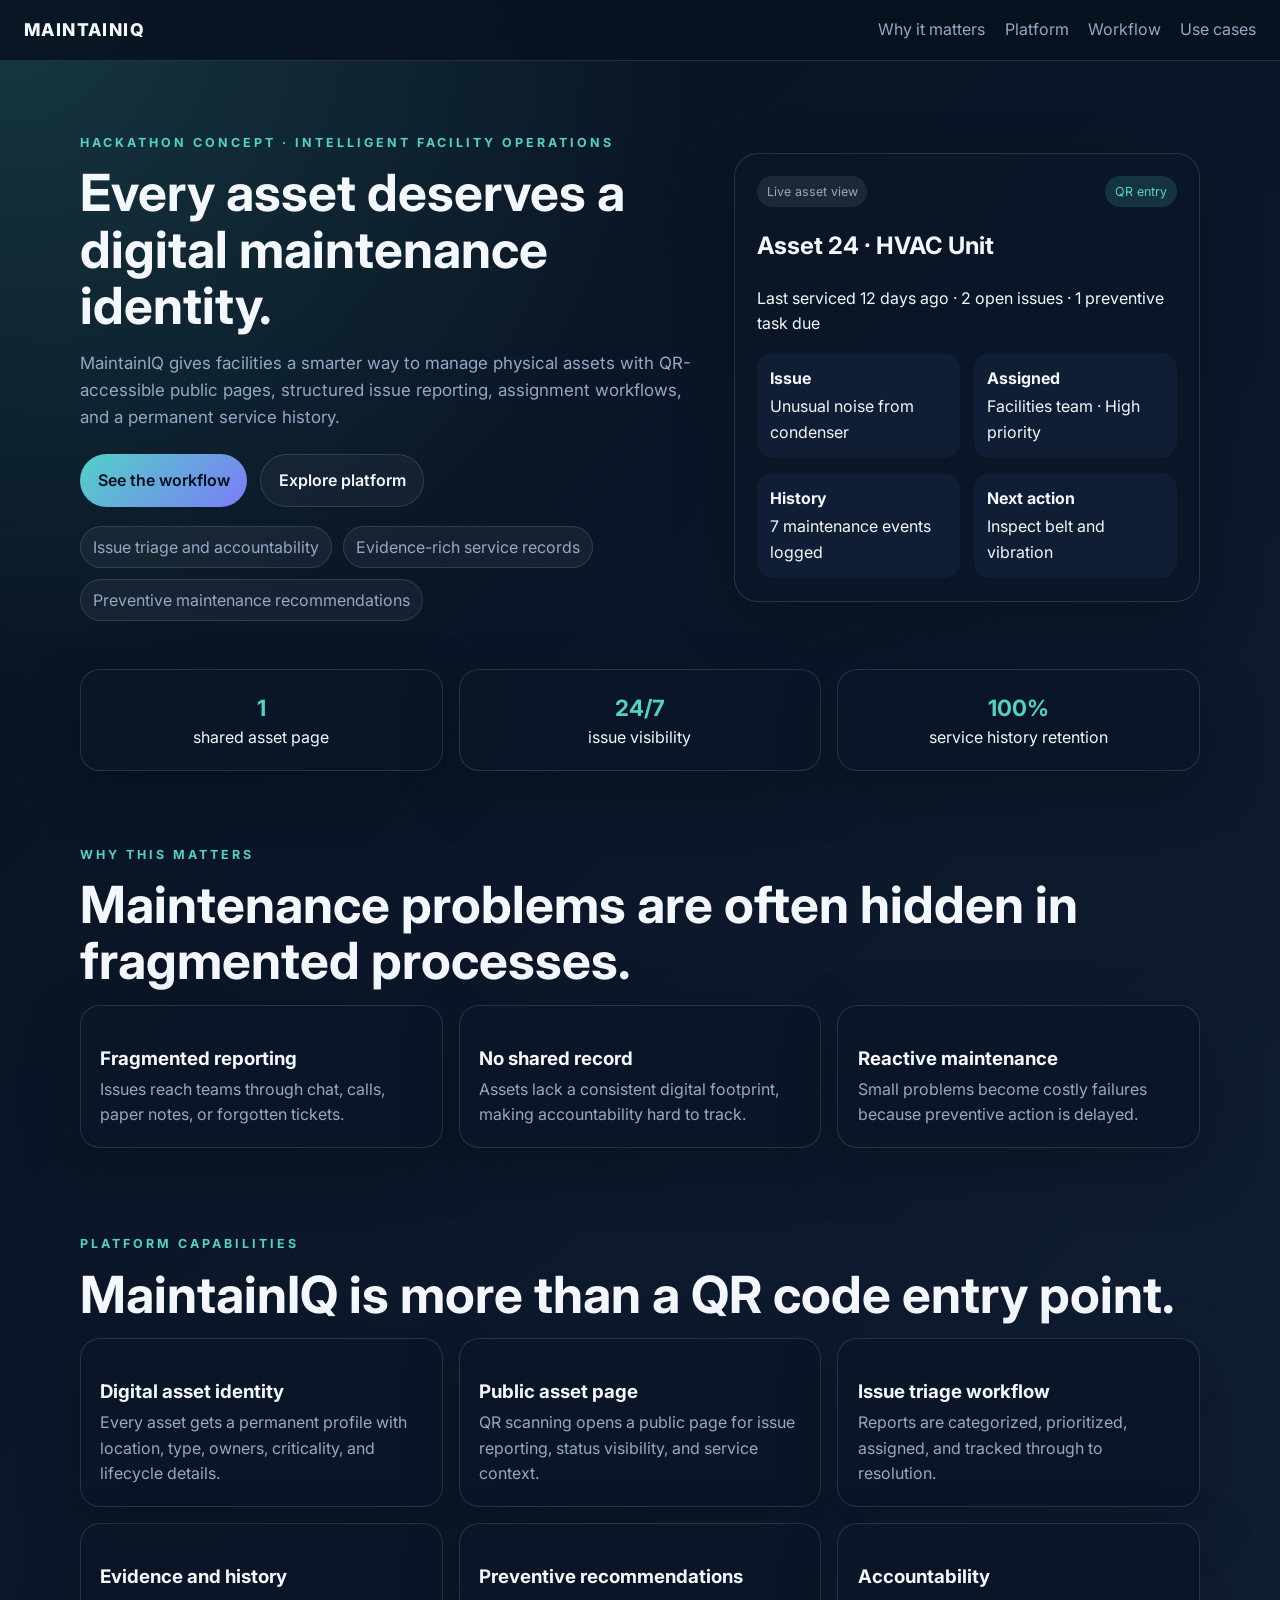
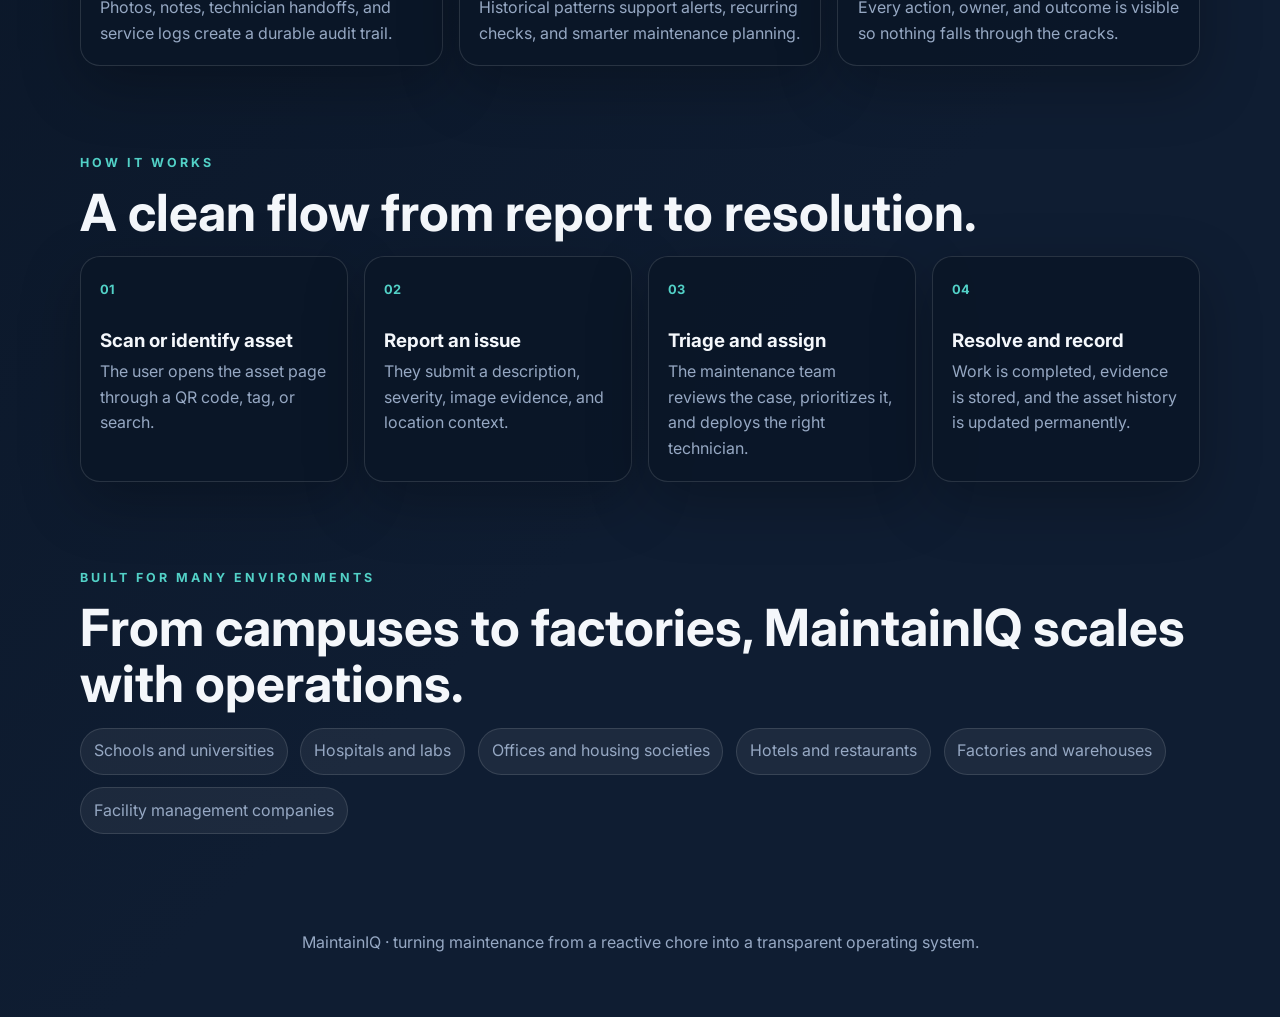
<file: project.html>
<!DOCTYPE html>
<html lang="en">
  <head>
    <meta charset="UTF-8" />
    <meta name="viewport" content="width=device-width, initial-scale=1.0" />
    <title>My Website using HTML,CSS,JS</title>
    <meta
      name="description"
      content="MaintainIQ brings every physical asset into a digital maintenance workflow with public pages, issue reporting, task assignment, and service history."
    />
    <link rel="preconnect" href="https://fonts.googleapis.com" />
    <link rel="preconnect" href="https://fonts.gstatic.com" crossorigin />
    <link
      href="https://fonts.googleapis.com/css2?family=Inter:wght@400;500;600;700;800&display=swap"
      rel="stylesheet"
    />
   <style>
    :root {
  color-scheme: dark;
  --bg: #07111f;
  --panel: rgba(10, 23, 39, 0.9);
  --panel-2: rgba(16, 32, 55, 0.9);
  --text: #f4f7fb;
  --muted: #96a8c3;
  --accent: #52d1c7;
  --accent-2: #7c7cf6;
  --border: rgba(255, 255, 255, 0.12);
  --shadow: 0 20px 60px rgba(0, 0, 0, 0.25);
}

* {
  box-sizing: border-box;
}

html {
  scroll-behavior: smooth;
}

body {
  margin: 0;
  font-family: "Inter", sans-serif;
  background:
    radial-gradient(circle at top left, rgba(82, 209, 199, 0.2), transparent 24%),
    linear-gradient(135deg, var(--bg), #0f1d32 70%);
  color: var(--text);
  line-height: 1.6;
}

a {
  color: inherit;
  text-decoration: none;
}

.topbar {
  position: sticky;
  top: 0;
  z-index: 20;
  display: flex;
  justify-content: space-between;
  align-items: center;
  padding: 1rem 1.5rem;
  backdrop-filter: blur(14px);
  background: rgba(7, 17, 31, 0.8);
  border-bottom: 1px solid var(--border);
}

.brand {
  font-weight: 800;
  font-size: 1.1rem;
  letter-spacing: 0.08em;
  text-transform: uppercase;
}

.nav-links {
  display: flex;
  gap: 1.2rem;
  color: var(--muted);
}

.nav-links a:hover {
  color: var(--text);
}

.menu-toggle {
  display: none;
  flex-direction: column;
  gap: 4px;
  background: transparent;
  border: 0;
  padding: 0.25rem;
}

.menu-toggle span {
  width: 24px;
  height: 2px;
  background: var(--text);
}

.hero,
.section,
.footer {
  width: min(1120px, calc(100% - 2rem));
  margin: 0 auto;
}

.hero {
  display: grid;
  grid-template-columns: 1.2fr 0.9fr;
  gap: 2rem;
  padding: 4.5rem 0 3rem;
  align-items: center;
}

.eyebrow {
  margin: 0 0 0.7rem;
  text-transform: uppercase;
  letter-spacing: 0.24em;
  font-size: 0.78rem;
  color: var(--accent);
  font-weight: 700;
}

.hero h1,
.section h2 {
  font-size: clamp(2rem, 4vw, 3.3rem);
  line-height: 1.1;
  margin: 0 0 1rem;
}

.lead {
  font-size: 1.06rem;
  color: var(--muted);
  max-width: 650px;
}

.hero-actions {
  display: flex;
  flex-wrap: wrap;
  gap: 0.8rem;
  margin: 1.4rem 0 1.2rem;
}

.btn {
  display: inline-flex;
  align-items: center;
  justify-content: center;
  padding: 0.8rem 1.1rem;
  border-radius: 999px;
  font-weight: 600;
  transition: transform 180ms ease, background 180ms ease;
}

.btn:hover {
  transform: translateY(-2px);
}

.btn-primary {
  background: linear-gradient(135deg, var(--accent), var(--accent-2));
  color: #01111d;
}

.btn-secondary {
  border: 1px solid var(--border);
  background: rgba(255, 255, 255, 0.04);
}

.hero-points {
  display: flex;
  flex-wrap: wrap;
  gap: 0.7rem;
  padding: 0;
  margin: 0;
  list-style: none;
  color: var(--muted);
}

.hero-points li {
  background: rgba(255, 255, 255, 0.05);
  border: 1px solid var(--border);
  border-radius: 999px;
  padding: 0.45rem 0.75rem;
}

.hero-card,
article,
.step {
  background: var(--panel);
  border: 1px solid var(--border);
  box-shadow: var(--shadow);
}

.hero-card {
  padding: 1.4rem;
  border-radius: 24px;
}

.card-top {
  display: flex;
  justify-content: space-between;
  gap: 0.5rem;
  margin-bottom: 1rem;
}

.pill {
  display: inline-block;
  padding: 0.35rem 0.6rem;
  border-radius: 999px;
  background: rgba(255, 255, 255, 0.08);
  color: var(--muted);
  font-size: 0.78rem;
}

.pill.accent {
  background: rgba(82, 209, 199, 0.16);
  color: var(--accent);
}

.mini-grid {
  display: grid;
  grid-template-columns: repeat(2, minmax(0, 1fr));
  gap: 0.9rem;
  margin-top: 1rem;
}

.mini-grid div {
  padding: 0.8rem;
  border-radius: 16px;
  background: var(--panel-2);
}

.mini-grid strong,
article h3,
.step h3 {
  display: block;
  margin-bottom: 0.2rem;
}

.stats {
  display: grid;
  grid-template-columns: repeat(3, minmax(0, 1fr));
  gap: 1rem;
  width: min(1120px, calc(100% - 2rem));
  margin: 0 auto 2.2rem;
}

.stats article {
  padding: 1.2rem;
  border-radius: 20px;
  text-align: center;
}

.stats strong {
  display: block;
  font-size: 1.4rem;
  color: var(--accent);
}

.section {
  padding: 2.4rem 0;
}

.section-alt {
  padding: 3rem 0;
}

.cards,
.feature-grid,
.timeline {
  display: grid;
  gap: 1rem;
}

.cards {
  grid-template-columns: repeat(3, minmax(0, 1fr));
}

.feature-grid {
  grid-template-columns: repeat(3, minmax(0, 1fr));
}

article,
.step {
  padding: 1.2rem;
  border-radius: 20px;
}

article p,
.step p {
  color: var(--muted);
  margin: 0;
}

.timeline {
  grid-template-columns: repeat(4, minmax(0, 1fr));
}

.step span {
  display: inline-block;
  font-size: 0.8rem;
  font-weight: 700;
  color: var(--accent);
  margin-bottom: 0.4rem;
}

.use-cases {
  display: flex;
  flex-wrap: wrap;
  gap: 0.8rem;
}

.use-cases span {
  padding: 0.6rem 0.8rem;
  border-radius: 999px;
  background: rgba(255, 255, 255, 0.06);
  border: 1px solid var(--border);
  color: var(--muted);
}

.footer {
  padding: 2rem 0 2.8rem;
  color: var(--muted);
  text-align: center;
}

@media (max-width: 900px) {
  .hero,
  .cards,
  .feature-grid,
  .timeline {
    grid-template-columns: 1fr 1fr;
  }
}

@media (max-width: 720px) {
  .topbar {
    padding: 1rem;
  }

  .menu-toggle {
    display: flex;
  }

  .nav-links {
    position: absolute;
    top: 100%;
    right: 1rem;
    flex-direction: column;
    background: rgba(7, 17, 31, 0.96);
    padding: 0.8rem;
    border: 1px solid var(--border);
    border-radius: 12px;
    display: none;
  }

  .nav-links.open {
    display: flex;
  }

  .hero,
  .cards,
  .feature-grid,
  .timeline,
  .stats {
    grid-template-columns: 1fr;
  }

  .hero {
    padding-top: 2rem;
  }

  .mini-grid {
    grid-template-columns: 1fr;
  }
}
   </style>
  </head>
  <body>
    <header class="topbar">
      <a class="brand" href="#hero">MaintainIQ</a>
      <nav class="nav-links" id="nav-links">
        <a href="#problem">Why it matters</a>
        <a href="#features">Platform</a>
        <a href="#workflow">Workflow</a>
        <a href="#use-cases">Use cases</a>
      </nav>
      <button class="menu-toggle" id="menu-toggle" aria-label="Toggle navigation">
        <span></span><span></span><span></span>
      </button>
    </header>

    <main>
      <section class="hero" id="hero">
        <div class="hero-copy">
          <p class="eyebrow">Hackathon concept · intelligent facility operations</p>
          <h1>Every asset deserves a digital maintenance identity.</h1>
          <p class="lead">
            MaintainIQ gives facilities a smarter way to manage physical assets with
            QR-accessible public pages, structured issue reporting, assignment workflows,
            and a permanent service history.
          </p>
          <div class="hero-actions">
            <a class="btn btn-primary" href="#workflow">See the workflow</a>
            <a class="btn btn-secondary" href="#features">Explore platform</a>
          </div>
          <ul class="hero-points">
            <li>Issue triage and accountability</li>
            <li>Evidence-rich service records</li>
            <li>Preventive maintenance recommendations</li>
          </ul>
        </div>
        <div class="hero-card" aria-label="MaintainIQ product snapshot">
          <div class="card-top">
            <span class="pill">Live asset view</span>
            <span class="pill accent">QR entry</span>
          </div>
          <h2>Asset 24 · HVAC Unit</h2>
          <p>Last serviced 12 days ago · 2 open issues · 1 preventive task due</p>
          <div class="mini-grid">
            <div>
              <strong>Issue</strong>
              <span>Unusual noise from condenser</span>
            </div>
            <div>
              <strong>Assigned</strong>
              <span>Facilities team · High priority</span>
            </div>
            <div>
              <strong>History</strong>
              <span>7 maintenance events logged</span>
            </div>
            <div>
              <strong>Next action</strong>
              <span>Inspect belt and vibration</span>
            </div>
          </div>
        </div>
      </section>

      <section class="stats">
        <article>
          <strong>1</strong>
          <span>shared asset page</span>
        </article>
        <article>
          <strong>24/7</strong>
          <span>issue visibility</span>
        </article>
        <article>
          <strong>100%</strong>
          <span>service history retention</span>
        </article>
      </section>

      <section class="section" id="problem">
        <div class="section-heading">
          <p class="eyebrow">Why this matters</p>
          <h2>Maintenance problems are often hidden in fragmented processes.</h2>
        </div>
        <div class="cards">
          <article>
            <h3>Fragmented reporting</h3>
            <p>Issues reach teams through chat, calls, paper notes, or forgotten tickets.</p>
          </article>
          <article>
            <h3>No shared record</h3>
            <p>Assets lack a consistent digital footprint, making accountability hard to track.</p>
          </article>
          <article>
            <h3>Reactive maintenance</h3>
            <p>Small problems become costly failures because preventive action is delayed.</p>
          </article>
        </div>
      </section>

      <section class="section section-alt" id="features">
        <div class="section-heading">
          <p class="eyebrow">Platform capabilities</p>
          <h2>MaintainIQ is more than a QR code entry point.</h2>
        </div>
        <div class="feature-grid">
          <article>
            <h3>Digital asset identity</h3>
            <p>Every asset gets a permanent profile with location, type, owners, criticality, and lifecycle details.</p>
          </article>
          <article>
            <h3>Public asset page</h3>
            <p>QR scanning opens a public page for issue reporting, status visibility, and service context.</p>
          </article>
          <article>
            <h3>Issue triage workflow</h3>
            <p>Reports are categorized, prioritized, assigned, and tracked through to resolution.</p>
          </article>
          <article>
            <h3>Evidence and history</h3>
            <p>Photos, notes, technician handoffs, and service logs create a durable audit trail.</p>
          </article>
          <article>
            <h3>Preventive recommendations</h3>
            <p>Historical patterns support alerts, recurring checks, and smarter maintenance planning.</p>
          </article>
          <article>
            <h3>Accountability</h3>
            <p>Every action, owner, and outcome is visible so nothing falls through the cracks.</p>
          </article>
        </div>
      </section>

      <section class="section" id="workflow">
        <div class="section-heading">
          <p class="eyebrow">How it works</p>
          <h2>A clean flow from report to resolution.</h2>
        </div>
        <div class="timeline">
          <div class="step">
            <span>01</span>
            <h3>Scan or identify asset</h3>
            <p>The user opens the asset page through a QR code, tag, or search.</p>
          </div>
          <div class="step">
            <span>02</span>
            <h3>Report an issue</h3>
            <p>They submit a description, severity, image evidence, and location context.</p>
          </div>
          <div class="step">
            <span>03</span>
            <h3>Triage and assign</h3>
            <p>The maintenance team reviews the case, prioritizes it, and deploys the right technician.</p>
          </div>
          <div class="step">
            <span>04</span>
            <h3>Resolve and record</h3>
            <p>Work is completed, evidence is stored, and the asset history is updated permanently.</p>
          </div>
        </div>
      </section>

      <section class="section section-alt" id="use-cases">
        <div class="section-heading">
          <p class="eyebrow">Built for many environments</p>
          <h2>From campuses to factories, MaintainIQ scales with operations.</h2>
        </div>
        <div class="use-cases">
          <span>Schools and universities</span>
          <span>Hospitals and labs</span>
          <span>Offices and housing societies</span>
          <span>Hotels and restaurants</span>
          <span>Factories and warehouses</span>
          <span>Facility management companies</span>
        </div>
      </section>
    </main>

    <footer class="footer">
      <p>MaintainIQ · turning maintenance from a reactive chore into a transparent operating system.</p>
    </footer>
  <script>
    const menuToggle = document.getElementById("menu-toggle");
const navLinks = document.getElementById("nav-links");

if (menuToggle && navLinks) {
  menuToggle.addEventListener("click", () => {
    navLinks.classList.toggle("open");
  });

  navLinks.querySelectorAll("a").forEach((link) => {
    link.addEventListener("click", () => navLinks.classList.remove("open"));
  });
}
  </script>
  </body>
</html>
</file>
